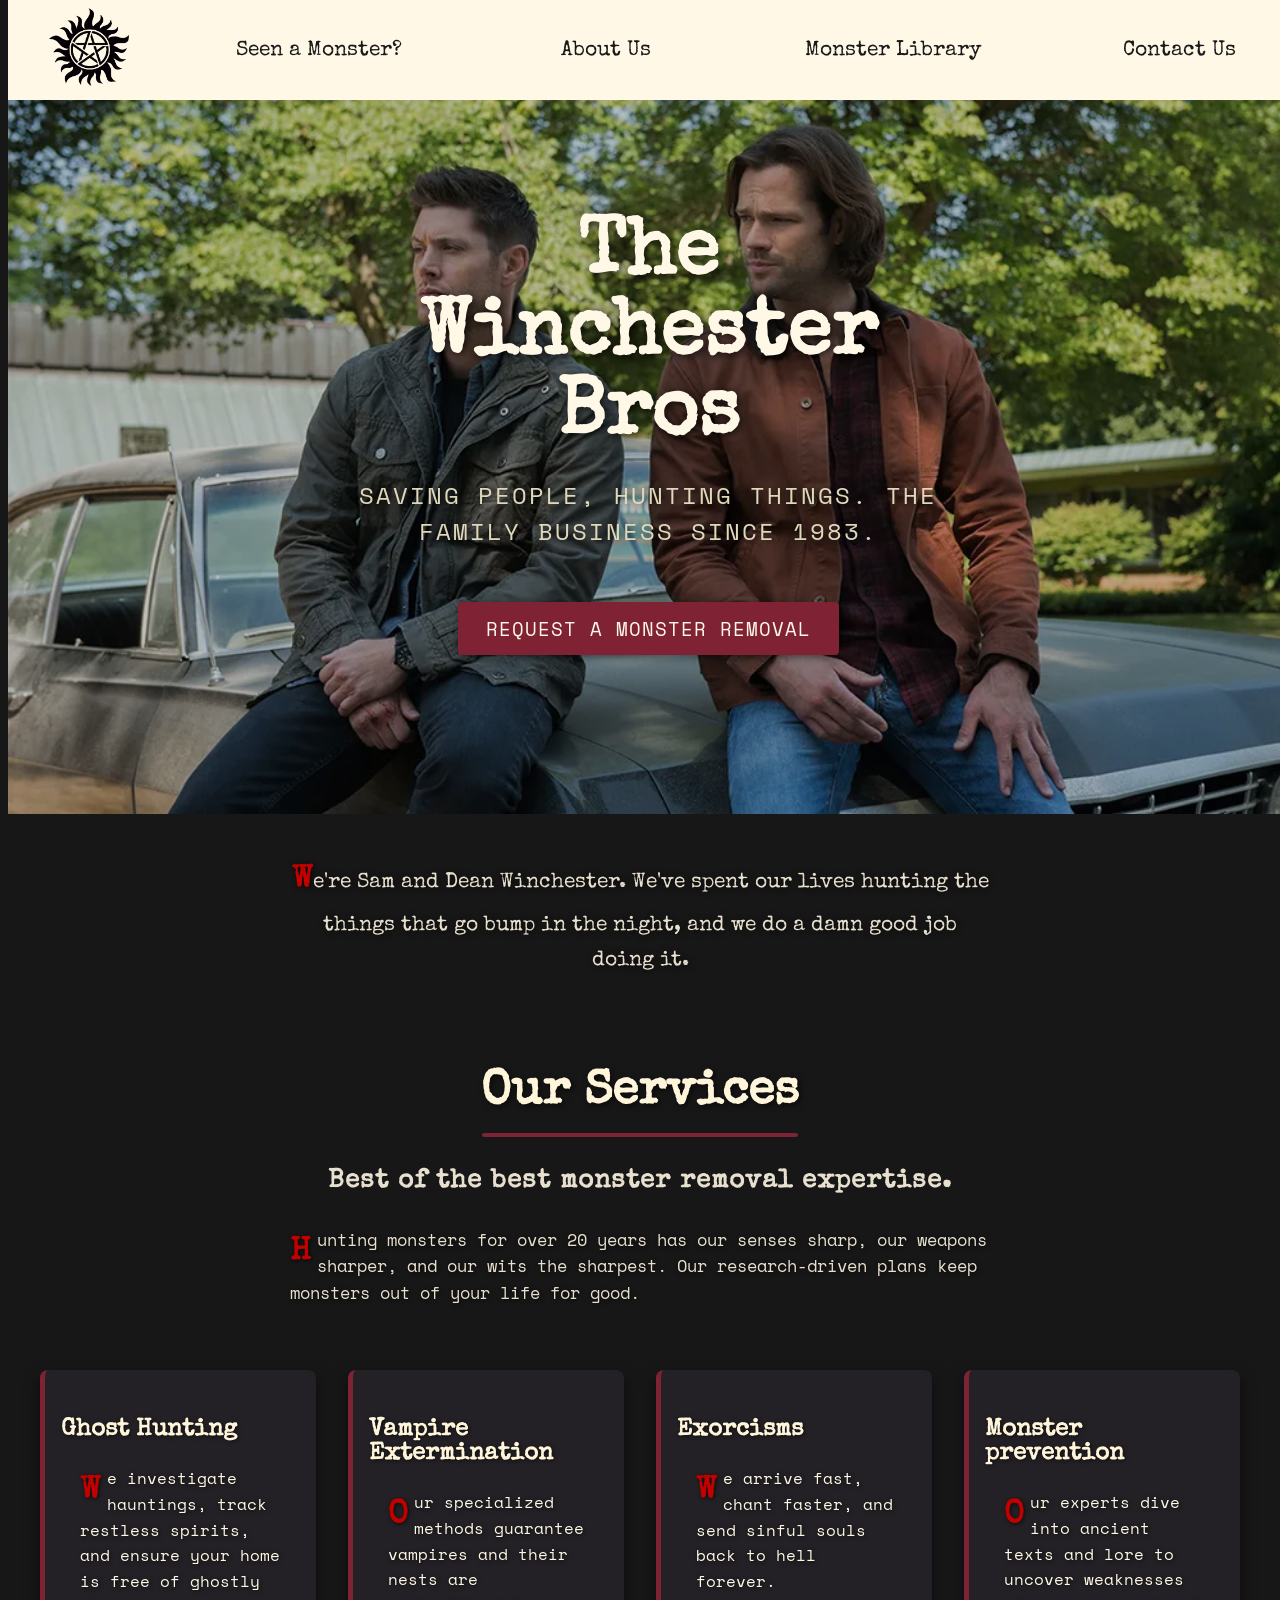
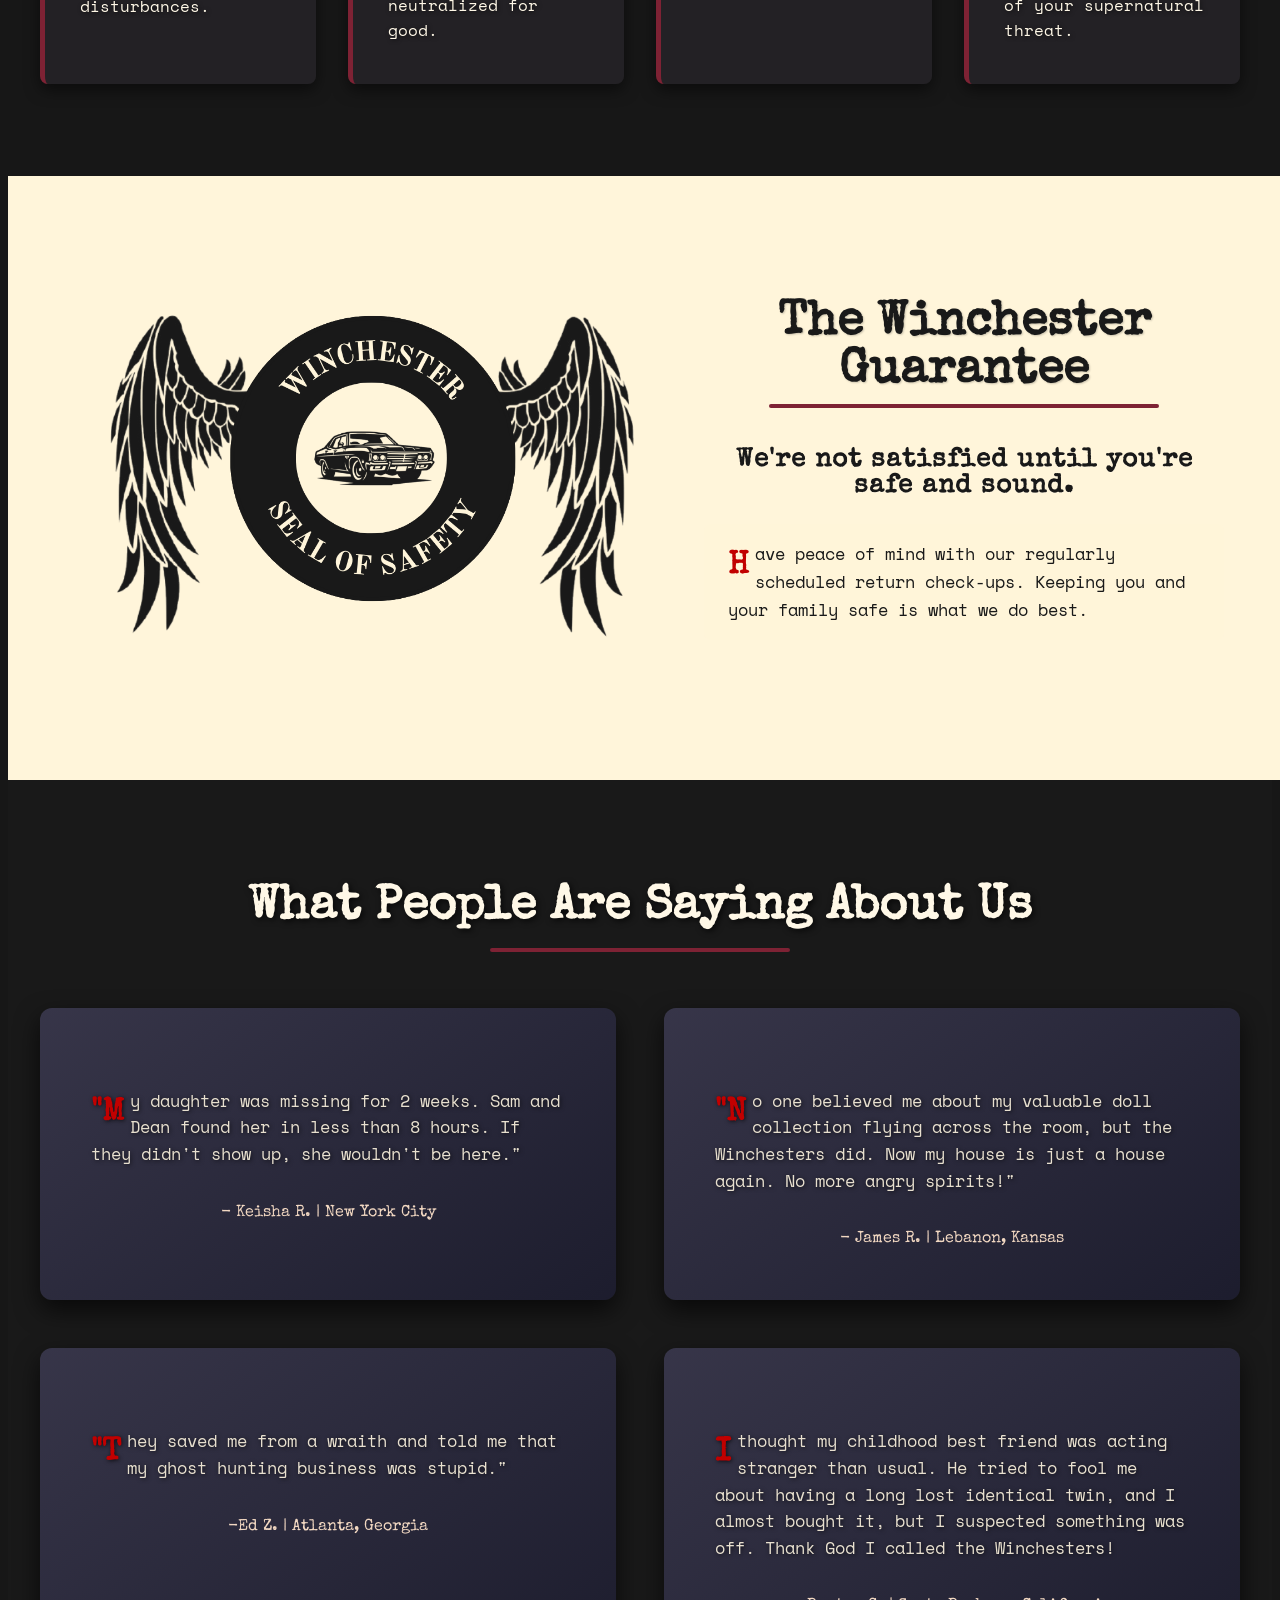
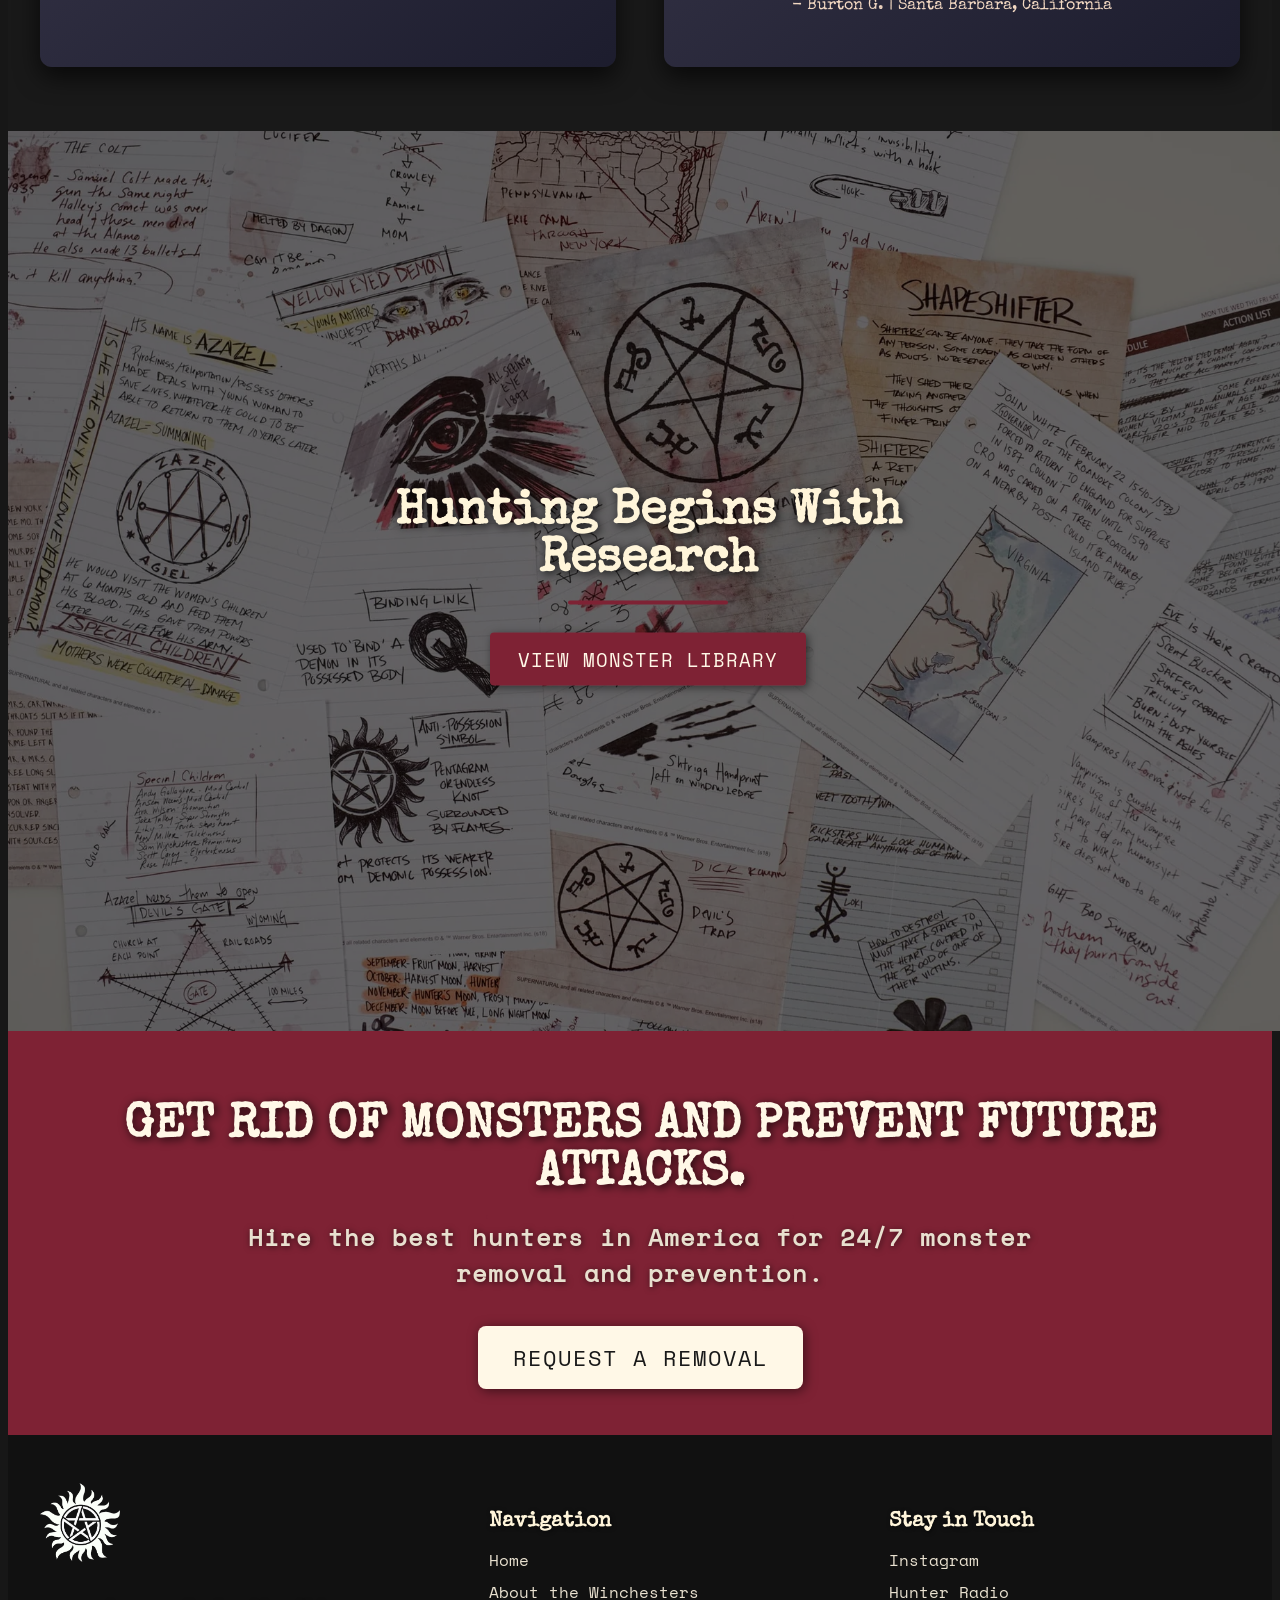
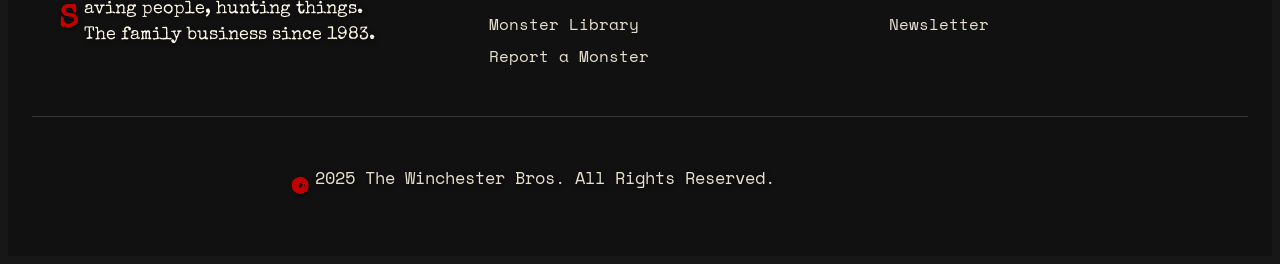
<file: index.html>
<!DOCTYPE html>
<html lang="en">
    <head>
        <meta charset="UTF-8" />
        <title>The Winchester Bros: Hunters for Hire</title>
        <link rel="stylesheet" href="styles.css" />
        
        <!-- favicon stuff -->
        <link rel="apple-touch-icon" sizes="180x180" href="/favicon_io/apple-touch-icon.png">
        <link rel="icon" type="image/png" sizes="32x32" href="/favicon_io/favicon-32x32.png">
        <link rel="icon" type="image/png" sizes="16x16" href="/favicon_io/favicon-16x16.png">
        <link rel="manifest" href="/favicon_io/site.webmanifest">
    </head>
    
    <body>

    <!-- navigation & header logo -->
        <!-- big mama container -->
        <div class="clearfix navbar"> 
            <a href="#top">
                <img id="crest" src="crest.png" alt="Winchester Crest">
            </a>
            
            <!-- seen a monster? -->
            <div class="dropdown clearfix">
                <button class="dropbtn">Seen a Monster?
                    <i class="fd"></i>
                </button>
                <div class="dropdown-content">
                    <ul>
                        <li><a href="filler4">Emergency Support</a></li>
                        <li><a href="seen-a-monster.html">Monster ID</a></li>
                        <li><a href="survival-guide.html">Winchester's Classified Monster Survival Guide</a></li>
                    </ul>
                </div>
            </div>
            
            <!-- about us -->
            <div class="dropdown">
                <button class="dropbtn">About Us
                    <i class="fd"></i>
                </button>
                <div class="dropdown-content">
                    <ul>
                        <li><a href="about.html">Meet the Winchesters</a></li>
                        <li><a href="filler">Why Us?</a></li>
                        <li><a href="filler1">Our Story</a></li>
                        <li><a href="filler 2">The Team</a></li>
                        <li><a href="filler 3">Our Impact</a></li>
                </ul>
                </div>
            </div>
            
            <!-- monster library -->
            <div class="dropdown">
                <button class="dropbtn">Monster Library
                    <i class="fd"></i>
                </button>
                <div class="dropdown-content">
                    <ul>
                        <li><a href="ghosts">Ghosts</a></li>
                        <li><a href="vampires">Vampires</a></li>
                        <li><a href="werewolves">Werewolves</a></li>
                        <li><a href="shapeshifters">Shapeshifters</a></li>
                        <li><a href="demons">Demons</a></li>
                        <li><a href="other">Other Monsters</a></li>
                    </ul>
                </div>
            </div>
            
            <!-- contact -->
            <div class="dropdown">
                <button class="dropbtn" href="https://www.instagram.com/cw_supernatural/?hl=en" target="_blank">Contact Us
                    <i class="fd"></i>
                </button>
            </div>
        </div>
    <!-- end navigation -->
        
    <!-- hero header & tagline -->    
        <section id="hero">
            <img src=sam-n-dean-2.webp class="hi" alt="Brothers Sam and Dean Winchester sat on the hood of their black 1967 Chevy Impala looking to the left.">
           
            <!-- overlay text container -->
            <div class="hero-text">
                <h1 class="htitle">The Winchester Bros</h1>
                <h2 class="hsub">Saving people, hunting things. The family business since 1983.</h2>
                <button id="request">Request a Monster Removal</button>
            </div>
        </section>
    <!-- end hero header & tagline -->
        
        <p class="hpar">We're Sam and Dean Winchester. We've spent our lives hunting the things that go bump in the night, and we do a damn good job doing it.</p>
        
        <!-- services -->
        <section id="services">
            <h2 class="section-title">Our Services</h2>
            <h3 class="section-intro">Best of the best monster removal expertise.</h3>
            <p class="intro-paragraph">Hunting monsters for over 20 years has our senses sharp, our weapons sharper, and our wits the sharpest. Our research-driven plans keep monsters out of your life for good.</p>
                <div class="services-container">
                    
                    <!-- ghost hunting -->
                    <div class="service-card" data-monster="ghosts">
                        <h3>Ghost Hunting</h3>
                        <p>We investigate hauntings, track restless spirits, and ensure your home is free of ghostly disturbances.</p>
                    </div>
                    
                    <!-- vampires -->
                    <div class="service-card" data-monster="vampires">
                        <h3>Vampire Extermination</h3>
                        <p>Our specialized methods guarantee vampires and their nests are neutralized for good.</p>
                    </div>
                    
                    <!-- demons -->
                    <div class="service-card" data-monster="demons">
                        <h3>Exorcisms</h3>
                        <p>We arrive fast, chant faster, and send sinful souls back to hell forever.</p>
                    </div>
                    
                    <!-- research -->
                    <div class="service-card" data-message="Get paranormal protection →">
                        <h3>Monster prevention</h3>
                        <p>Our experts dive into ancient texts and lore to uncover weaknesses of your supernatural threat.</p>
                    </div>
                </div>
        </section>
        <!-- end services -->
        
        <!-- seal of approval -->
        <section id="approval">
            <div id="approval-container">
                <div id="approval-image">
                    <img src="seal.png" alt="Seal of Approval">
                </div>  
                <div id="approval-content">
                    <h2 class="section-title">The Winchester Guarantee</h2>
                    <h3 class="section-intro">We're not satisfied until you're safe and sound.</h3>
                    <p class="intro-paragraph">Have peace of mind with our regularly scheduled return check-ups. Keeping you and your family safe is what we do best.</p>
                </div>
            </div>
        </section>
        <!-- end seal of approval -->
        
        <section id="testimonials">
            <h2 class="section-title">What People Are Saying About Us</h2>
            <div id="testimonial-container">
                
            <!-- testimonials -->
                <div class="testimonial-card">
                    <p>"My daughter was missing for 2 weeks. Sam and Dean found her in less than 8 hours. If they didn't show up, she wouldn't be here."</p>
                    <span>- Keisha R. | New York City</span>
                </div>
                
                <div class="testimonial-card">
                    <p>"No one believed me about my valuable doll collection flying across the room, but the Winchesters did. Now my house is just a house again. No more angry spirits!"</p>
                    <span>- James R. | Lebanon, Kansas</span>
                </div>
                
                <div class="testimonial-card">
                    <p>"They saved me from a wraith and told me that my ghost hunting business was stupid."</p>
                    <span>-Ed Z. | Atlanta, Georgia</span>
                </div>
                
                <div class="testimonial-card">
                    <p>I thought my childhood best friend was acting stranger than usual. He tried to fool me about having a long lost identical twin, and I almost bought it, but I suspected something was off. Thank God I called the Winchesters!</p>
                    <span>- Burton G. | Santa Barbara, California</span>
                </div>
            </div>
            <!-- end testimonials -->
        </section>
        <!-- end testimonial section -->
        
        <!-- monster library -->
        <section id="library">
            <div id="library-container">
                <img src="research.webp" alt="Monster journal entry pages">
                
                <!-- to set over the image -->
                <div id="overlay-content">
                    <h2 class="section-title">Hunting Begins With Research</h2>
                    <a href="monster-library.html" class="section-button">View Monster Library</a>
                </div>
            </div>
        </section>
        
        <section id="last-call">
            <h2 class="section-title">Get rid of monsters and prevent future attacks.</h2>
            <h3 class="section-intro">Hire the best hunters in America for 24/7 monster removal and prevention.</h3>
            <a href="#request-form" class="cta-button">Request a Removal</a>
        </section>
        
        <!-- footer -->
        <footer id="footer">
            <div class="footer-container">

                <!-- left: crest & tagline -->
                <div class="footer-about">
                    <img src="crest.png" alt="Winchester Crest" class="footer-crest">
                    <p class="footer-tagline">
                        Saving people, hunting things.<br>
                        The family business since 1983.
                    </p>
                </div>

                <!-- middle: navigation quick links -->
                <div class="footer-links">
                    <h4>Navigation</h4>
                    <ul>
                        <li><a href="#hero">Home</a></li>
                        <li><a href="about.html">About the Winchesters</a></li>
                        <li><a href="monster-library.html">Monster Library</a></li>
                        <li><a href="seen-a-monster.html">Report a Monster</a></li>
                    </ul>
                </div>

                <!-- right: social links -->
                <div class="footer-links">
                    <h4>Stay in Touch</h4>
                    <ul>
                        <li><a href="https://www.instagram.com/cw_supernatural/?hl=en" target="_blank">Instagram</a></li>
                        <li><a href="#">Hunter Radio</a></li>
                        <li><a href="#">Newsletter</a></li>
                    </ul>
                </div>
            </div>
            <!-- end big mama container -->

            <!-- rights and fake copyright stuff -->
            <div class="footer-bottom">
                <p>© 2025 The Winchester Bros. All Rights Reserved.</p>
            </div>
        </footer>
    </body>
</html>
</file>
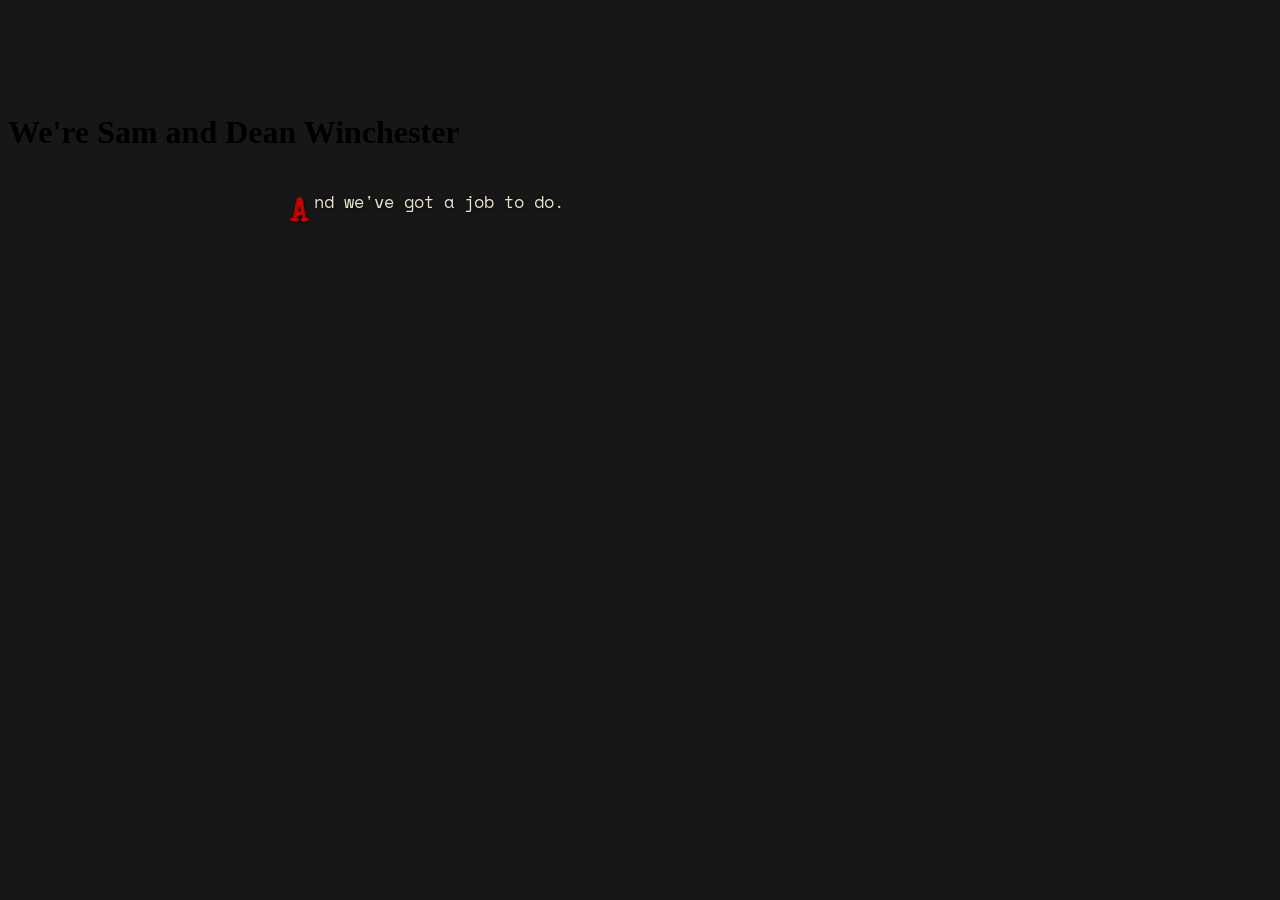
<file: about.html>
<!DOCTYPE html>
<html lang="en">
    <head>
        <meta charset="UTF-8" />
        <title>The Winchesters</title>
        <link rel="stylesheet" href="styles.css" />
    </head>
    
    <body>
        <div class=title>
            <h1>We're Sam and Dean Winchester</h1>
            <p>And we've got a job to do. </p>
        </div>
    </body>
    
</<html>
</file>
<file: styles.css>
/* global */
body {
    padding-top: 85px;
    background-color: #171717;
}

@font-face {
    font-family: 'Special Elite';
    src: url(special-elite.woff2) format('woff2'),
        url(special-elite.woff) format('woff');
        url(special-elite.eot) format('eot');
        url(special-elite.otf) format('otf');
        url(special-elite.ttf) format('ttf');
    font-weight: normal;
    font-style: normal;
    font-display: swap;
}

@font-face {
    font-family: 'Space Mono';
    src: url(space-mono-r.woff2) format('woff2'),
        url(space-mono-r.woff) format('woff');
        url(space-mono-r.ttf) format('ttf');
    font-weight: normal;
    font-style: normal;
    font-display: swap;
}

/* paragraphs */
p {
    font-family: 'Space Mono';
    font-size: clamp(1rem, 1.3vw, 1.2rem);
    line-height: 1.6;
    text-align: left;
    max-width: 700px;
    margin: 1rem auto;
    padding: 1rem 1.2rem;
    color: #e8e0cf;
    text-shadow: 1px 1px 4px rgba(0,0,0,0.7);
}

/* first letters of words */
p::first-letter {
    font-size: 2rem;
    font-weight: bold;
    color: #c10000;
    float: left;
    margin-right: 6px;
    font-family: 'Special Elite', cursive;
}

p.card {
    background: rgba(61, 59, 82, 0.4);
    padding: 1rem 1.5rem;
    border-left: 4px solid #7e2234;
    border-radius: 6px;
    box-shadow: 0 4px 12px rgba(0,0,0,0.4);
    margin: 1.5rem auto;
    max-width: 700px;
}
/* my proud and joy clearfix that saves me every time xx */
clearfix::after {
    content: "";
    display: table;
    clear: both;
}

/* images */
#crest{
    width: 80px;
    margin-right: 20px;
    align-self: center;
}

#hero {
    position: relative;
    width: 100vw;
    overflow: hidden;
    z-index: 3;
}

#hero img {
    width: 100vw;
    height: auto;
    display: block;
}

/* better contrast for h1 */
#hero::after {
    content: "";
    position: absolute;
    inset: 0;
    background: rgba(0,0,0,0.25);
    z-index: 1;
}

/* hero text container */
.hero-text {
    position: absolute;
    bottom: 22%;
    left: 50%;
    text-align: center;
    transform: translateX(-50%);
    color: #fff8e7;
    z-index: 2;
    display: flex;
    flex-direction: column;
    align-items: center;
    width: auto;
}

/* hero (h1) title */
.htitle {
    padding: 0;
    font-family: 'Special Elite', cursive;
    font-size: clamp(2rem, 8vw, 5rem);
    text-align: center;
    text-shadow: 2px 2px 10px rgba(0,0,0,0.8);
    color: #fff8e7;
    max-width: 90%;
    word-wrap: break-word;
    z-index: 2;
    opacity: 0;
    margin: 0; 
    animation: fadeInUp 1.5s ease forwards;
}

/* hero (h1) title animation */
@keyframes fadeInUp {
    from {
        opacity: 0;
        transform: translateY(20%);
    }
    to {
        opacity: 1;
        transform: translateY(0);
    }
}

/* media query 1 */
@media (max-width: 600px) {
    .htitle {
        font-size: 1.8rem;
        padding: 10px;
        white-space: normal;
    }
}

/* hero tagline (h2) */
 .hsub {
    color: #e0d8bb;
    padding: 0.3rem 0.6rem;
    border-radius: 4px;
    margin-top: 0.5rem;
    margin-bottom: 1.5rem; 
    font-family: 'Space Mono', monospace;
    font-size: clamp(1.5rem, 3vw, 1.5rem);
    font-weight: normal;
    text-transform: uppercase;
    text-align: center;
    margin: 1rem 0 1.5rem;
    letter-spacing: 2px;
    text-shadow: 2px 2px 8px rgba(0,0,0,0.7);
    max-width: 800px;
    animation: fadeInUp 1.5s ease forwards;
}

/* p under the hero */
.hpar {
    font-size: clamp(1.3rem, 2.5vw, 1.3rem);
    text-align: center;
    max-width: 700px;
    text-shadow: 1px 1px 6px rgba(0,0,0,0.7);
    background: rgba(25, 25, 25, 0.5);
    padding: 0.5rem 1rem;
    border-radius: 6px;
    line-height: 1.7;
    margin: 2rem auto;
    font-family: 'Special Elite', cursive;
}

.hpar::first-letter {
    float: none;
    margin-right: 0;
}

/* hero button */
#request {
    font-family: 'Space Mono', monospace;
    background-color: #7e2234;
    color: #fff8e7;
    font-size: 1.2rem;
    border: none;
    outline: none;
    border-radius: 4px;
    padding: 12px 28px;
    margin-top: 1.5rem;
    cursor: pointer;
    transition: all 0.3s ease;
    text-transform: uppercase;
    letter-spacing: 1px;
    box-shadow: 2px 2px 8px rgba(0,0,0,0.5);
    z-index: 2;
}

/* hero button hover & focus */
#request:hover, #request:focus {
    background-color: #fff8e7;
    color: #191919;
    transform: translateY(-3px);
    box-shadow: 4px 4px 10px rgba(0,0,0,0.6);
}

/* hero button press effect */
#request:active {
    transform: translateY(0);
    box-shadow: 2px 2px 6px rgba(0,0,0,0.4);
}

/* hero button mobile adjustments - need to come back to when i can mentally handle it */
@media (max-width: 600px) {
    #request {
        font-size: 1rem;
        padding: 10px 20px;
    }
}

/* navbar container */
.navbar {
    display: flex;
    justify-content: center;
    align-items: center;
    background-color: #fff8e7;
    overflow: visible;
    padding: 25px;
    gap: 20px;
    position: fixed;
    top: 0;
    width: 100%;
    z-index: 500;
    text-align: center;
    height: 50px;
    font-family: 'Special Elite', cursive, 'Times New Roman', serif;
    font-size: 12pt;
}

/* links inside navbar */
.navbar a {
    float: left;
    font-size: 16pt;
    color: #191919;
    text-align: center;
    padding: 14px 16px;
    text-decoration: none;
}

/* remove button borders */
.navbar a, .dropbtn {
    border: none; 
    outline: none;
    background: none;
}

.navbar a:hover {
    color: inherit;
}

/* dropdown container */
.dropdown {
    position: relative;
    display: inline-block;
    gap: 20px;
    flex: 1;
    overflow: visible;
    justify-content: center;
}

/* dropdown button */
.dropdown .dropbtn {
    font-size: 16pt;
    border: none;
    outline: none;
    color: #fff8e7;
    background-color: inherit;
    font-family: inherit;
    margin: 0;
    transition: background-color 0.2s ease, color 0.2s ease;
}

.dropbtn {
    background-color: #7e2234;
    color: #191919 !important;
    font-size: 16pt;
    border: none;
    outline: none;
    cursor: pointer;
    padding: 12px 20px;
    border-radius: 4px;
    transition: background-color 0.2s ease, color 0.2s ease;
}

/* dropdown content */
.dropdown-content {
    display: none;
    position: absolute;
    top: 100%;
    left: 50%;
    transform: translateX(-50%);
    background-color: #191919;
    min-width: 160px;
    box-shadow: 0 8px 16px 0 rgba(0,0,0,0.2);
    z-index: 1000;
    border-radius: 4px;
}

.dropdown:hover .dropbtn {
    background-color: #fff8e7;
    color: #191919;
    padding: 20px;
}

.dropbtn a:hover {
    color: #191919;
}

/* links inside the dropdown */
.dropdown-content a {
    float: none;
    color: #fff8e7;
    padding: 12px 16px;
    text-decoration: none;
    display: block;
    text-align: left;
    background-color: transparent;
    transition: background-color 0.2s ease;
}

/* list item decorations */
.dropdown-content ul, .dropdown li {
    list-style: none;
    list-style-position: inside;
    padding: 0;
    margin: 0;
}

.dropdown-content a:hover {
    background-color: #7e2234;
    color: #fff8e7;
}

/* to show dropdown menu on hover */
.dropdown:hover .dropdown-content {
    display: block;
}

/* services section */
#services {
    padding-top: 10px;
    padding-bottom: 60px;
}

/* section title */
.section-title {
    font-family: 'Special Elite', cursive;
    color: #fff5da; 
    text-align: center;
    font-size: clamp(2rem, 5vw, 3rem);
    margin-bottom: 2rem;
    text-shadow: 2px 2px 6px rgba(0,0,0,0.6);
    /* fade in from below */
    opacity: 0;
    transform: translateY(20px);
    animation: fadeInUp 1s ease forwards;
}

/* section title red underline */
.section-title::after {
    content: "";
    display: block; 
    width: 0%;
    height: 4px;
    background-color: #7e2234;
    margin: 1rem auto 0;
    border-radius: 2px;
    animation: underlineGrow 1s ease forwards;
    animation-delay: 1s;
}

/* section fade-in animation */
@keyframes introFade {
    from {
        opacity: 0;
        transform: translateY(10px);
    }
    to {
        opacity: 1;
        transform: translateY(0);
    }
}

/* services title underline animation */
@keyframes underlineGrow {
    from {
        width: 0%;
    }
    to {
        width: 25%;
    }
}

.section-title:in-view {
    opacity: 1;
    transform: translateY(0);
}

.section-title:in-view::after {
    width: 60%;
}

/* services short explanation (h3) */
.section-intro {
    font-family: 'Special Elite', cursive;
    margin: 0 auto 1rem;
    color: #e8e0cf;
    text-shadow: 1px 1px 4px rbga(0,0,0,0.6);
    font-size: clamp(1.2rem, 3vw, 1.6rem);
    text-align: center;
    letter-spacing: 1px;
    max-width: 800px;
}

/* bypass silly first letter thing i got going on */
.section-intro::first-letter {
    float: none;
    margin-right: 0;
}

/* big mama container for services section */
.services-container {
    display: grid;
    grid-template-columns: repeat(auto-fit, minmax(250px, 1fr));
    gap: 2rem;
    max-width: 1200px;
    margin: 0 auto;
    padding: 2rem 1rem;
}

/* individual service cards */
.service-card {
    background: rgba(38, 36, 40, 0.85);
    padding: 1.5rem 1rem;
    border-left: 5px solid #7e2234; /* blood-red accent */
    border-radius: 8px;
    box-shadow: 0 6px 15px rgba(0,0,0,0.5);
    transition: transform 0.3s ease, background 0.3s ease;
    position: relative;
    overflow: hidden;
}

.service-card * {
    transition: opacity 0.3s ease;
}

/* service card hover effect */
.service-card:hover {
    transform: translateY(-5px);
    background: rgba(25, 25, 25, 0.9);
}

.service-card:hover * {
    opacity: 0;
}

.service-card::after {
    content: "";
    position: absolute;
    inset: 0;
    background: rgba(0,0,0,0.7);
    color: #fff5da;
    font-family: 'Special Elite', cursive;
    font-size: 1.3rem;
    display: flex;
    justify-content: center;
    align-items: center;
    opacity: 0;
    transition: opacity 0.3s ease;
    padding: 1rem;
    text-align: center;
}

.service-card:hover::after {
    content: "Get " attr(data-monster) " removed →";
    opacity: 1;
}

.service-card[data-message]:hover::after {
    content: attr(data-message);
}

/* service headings */
.service-card h3 {
    font-family: 'Special Elite', cursive;
    color: #fff5da;
    text-shadow: 1px 1px 4px rgba(0,0,0,0.6);
    margin-bottom: 0.5rem;
    font-size: 1.5rem;
}

/*service descriptions */
.service-card p {
    font-family: 'Space Mono', monospace;
    font-size: 1rem;
    color: #fff8e7;
    line-height: 1.6;
}

.service-card p {
    float: none;
    margin: 0;
}

/* seal of approval section */
#approval {
    background-color: #fff5da;
    color: #191919;
    text-align: center;
    box-sizing: border-box;
    width: 100vw;
}

/* seal of approval section differentiation */
#approval .section-title {
    position: relative;
    display: inline-block;
    margin: 0 auto 1.5rem;
    text-align: center;
    color: #191919;
    text-shadow: 1px 1px 2px rgba(0,0,0,0.2);
}

/* section underline cuz i gotta fix how much is underlined */
#approval .section-title::after {
    content: "";
    display: block;
    width: 0;
    height: 4px;
    background-color: #7e2234;
    margin: 0.5rem auto 0;
    border-radius: 2px;
    animation: approvalUnderline 1s ease forwards;
}

@keyframes approvalUnderline {
    from {
        width: 0%;
    }
    to {
        width: 75%;
    }
}

#approval .section-intro {
    color: #191919;
    text-shadow: 0 1px 1px rgba(255,255,255,0.2);
    margin-top: 1rem;
    margin-bottom: 0.5rem;
}

#approval .intro-paragraph {
    color: #191919;
    background: rgba(255,245,218,0.5);
    padding: 1rem 1.5rem;
    border-radius: 6px;
    display: inline-block;
    max-width: 700px;
    line-height: 1.7;
    text-shadow: none;
}

/* flex layout for approval section */
#approval-container {
    display: flex;
    align-items: center;
    justify-content: space-between;
    gap: 2rem;
    padding: 0 5vw;
    max-width: 1200px;
    margin: 0 auto;
    flex-wrap: nowrap;
}

#approval-image img {
    max-width: 600px;
    height: auto;
    border-radius: 8px;
    flex: 1 1 40%;
    object-fit: cover;
}

#approval-content {
    flex: 1 1 55%;
    text-align: left;
}

/* testimonials section */
#testimonials {
    background-color: #191919;
    color: #fff8e7;
    padding: 4rem 2rem;
    text-align: center;
}

#testimonials .section-title {
    margin-bottom: 3.5rem;
    color: #fff8e7;
    text-shadow: 2px 2px 6px rgba(0,0,0,0.7);
}

/* testimonial card container */
#testimonial-container {
    position: relative;
    display: grid;
    grid-template-columns: 1fr 1fr;
    gap: 3rem;
    max-width: 1200px;
    margin: 0 auto;
}

/* individual cards */
.testimonial-card {
    padding: 3rem 2rem;
    border-radius: 12px;
    background: linear-gradient(145deg, rgba(61,59,82,0.85), rgba(30,30,50,0.85));
    box-shadow: 0 10px 25px rgba(0,0,0,0.65);
    font-family: 'Space Mono', monospace;
    font-size: 1.1rem;
    text-align: center;
    transition: transform 0.3s ease, box-shadow 0.3s ease;
}

/* testimonial author */
.testimonial-card span {
    display: block;
    margin-top: 1rem;
    padding: 5px;
    font-family: 'Special Elite', cursive;
    font-size: 1rem;
    color: #f2d8c2;
}

.testimonial-card:hover {
    transform: translateY(-5px) scale(1.02);
    box-shadow: 0 12px 25px rgba(0,0,0,0.7);
}

/* entire research section */
#library {
    margin-bottom: 0;
    padding-bottom: 0;
}

/* monster library section */
#library-container {
    position: relative;
    display: block;
    width: 100vw;
    height: 100vh;
    overflow: hidden;
    margin: 0 auto;
}

/* dimming the image */
#library-container::before {
    content: "";
    position: absolute;
    inset: 0;
    background: rgba(0,0,0,0.6);
    z-index: 2;
}

#library-container img {
    width: 100vw;
    height: 100%;
    object-fit: cover;
    display: block;
    position: absolute;
    top: 0;
    left: 0;
    z-index: 1;
}

/* making sure the text and button go over the img */
#overlay-content {
    position: absolute;
    top: 50%;
    left: 50%;
    transform: translate(-50%, -50%);
    text-align: center;
    color: #fff8e7;
    z-index: 3;
}

#overlay-content h2.section-title {
    font-family: 'Special Elite', cursive;
    font-size: clamp(2rem, 6vw, 3rem);
    margin: 0 0 1rem 0;
    text-shadow: 2px 2px 10px rgba(0,0,0,0.8);
    margin-bottom: 40px;
}

/* button styling */
.section-button {
    font-family: 'Space Mono', monospace;
    background-color: #7e2234;
    color: #fff8e7;
    font-size: 1.2rem;
    border: none;
    outline: none;
    border-radius: 4px;
    padding: 12px 28px;
    cursor: pointer;
    text-transform: uppercase;
    letter-spacing: 1px;
    transition: all 0.3s ease;
    box-shadow: 2px 2px 8px rgba(0,0,0,0.5);
    text-decoration: none; 
    margin-top: 20px;
}

.section-button:hover, .section-button:focus {
    background-color: #fff8e7;
    color: #191919;
    transform: translate(-50%, -50%) translateY(-3px);
    box-shadow: 4px 4px 10px rgba(0,0,0,0.6);
}
.section-button:active {
    transform: translate(-50%, -50%) translateY(0);
    box-shadow: 2px 2px 6px rgba(0,0,0,0.4);
}

/* bottom CTA section */
#last-call {
    background-color: #7e2234; /* deep blood-red */
    color: #fff8e7;
    text-align: center;
    padding: 3.5rem 1rem;
    position: relative;
    overflow: hidden;
    z-index: 10;
}

#last-call .section-title {
    font-family: 'Special Elite', cursive;
    font-size: clamp(2rem, 6vw, 3rem);
    color: #fff8e7;
    text-shadow: 2px 2px 10px rgba(0, 0, 0, 0.8);
    opacity: 0;
    transform: translateY(20px);
    animation: fadeInUp 1s ease forwards;
    text-transform: uppercase;
    margin-bottom: 0;
    margin-top: 1rem;
}

#last-call .section-intro {
    font-family: 'Space Mono', monospace;
    font-size: 1.5rem;
    max-width: 800px;
    color: #e8e0cf;
    text-shadow: 1px 1px 6px rgba(0, 0, 0, 0.6);
    opacity: 0;
    transform: translateY(20px);
    animation: fadeInUp 1.5s ease forwards;
    animation-delay: 0.5s;
    margin-bottom: 30px;
    padding-bottom: 20px;
}

/* cta animation */
@keyframes fadeInUp {
    from {
        opacity: 0;
        transform: translateY(20px);
    }
    to {
        opacity: 1;
        transform: translateY(0);
    }
}

.cta-button {
    font-family: 'Space Mono', monospace;
    background-color: #fff8e7;
    color: #191919;
    font-size: 1.4rem;
    text-transform: uppercase;
    border: none;
    outline: none;
    border-radius: 8px;
    padding: 15px 35px;
    margin-top: 30px;
    letter-spacing: 2px;
    cursor: pointer;
    text-decoration: none;
    box-shadow: 2px 2px 12px rgba(0, 0, 0, 0.5);
    transition: all 0.3s ease;
}

.cta-button:hover, .cta-button:focus {
    background-color: #3d3b52;
    color: #fff8e7;
    transform: translateY(-3px);
}

.cta-button:active {
    transform: translateY(0);
    box-shadow: 2px 2px 8px rgba(0, 0, 0, 0.5);
}

/* footer */
#footer {
    background: #111;
    color: #fff8e7;
    padding: 3rem 1.5rem 2rem;
    margin-top: 0;
    font-family: 'Space Mono', monospace;
    border-top: 5px solid #7e2234;
    position: relative;
    z-index: 20;
}

.footer-container {
    display: flex;
    flex-wrap: wrap;
    gap: 3rem;
    justify-content: space-between;
    max-width: 1200px;
    margin: 0 auto;
}

/* crest + tagline */
.footer-about {
    flex: 1 1 250px;
}

.footer-crest {
    width: 80px;
    margin-bottom: 0.8rem;
    filter: drop-shadow(2px 2px 6px rgba(0,0,0,0.7)), invert(1);
}

.footer-crest {
    filter: invert(1);
}

.footer-tagline {
    font-family: 'Special Elite', cursive;
    color: #fff8e7;
    font-size: 1.1rem;
    line-height: 1.5;
    margin: 0;
}

/* links section */
.footer-links {
    flex: 1 1 200px;
}

.footer-links h4 {
    font-family: 'Special Elite', cursive;
    font-size: 1.3rem;
    margin-bottom: 1rem;
    color: #fff5da;
    text-shadow: 1px 1px 4px rgba(0,0,0,0.6);
}

.footer-links ul {
    list-style: none;
    padding: 0;
    margin: 0;
}

.footer-links li {
    margin-bottom: 0.5rem;
}

footer a {
    color: #e8e0cf;
    text-decoration: none;
    font-size: 1rem;
    transition: color 0.2s ease;
}

footer a:hover {
    color: #7e2234;
}

/* bottom strip copyright */
.footer-bottom {
    text-align: center;
    border-top: 1px solid rgba(255,255,255,0.15);
    margin-top: 2.5rem;
    padding-top: 1rem;
    font-size: 0.9rem;
    color: #ccc;
}
</file>
